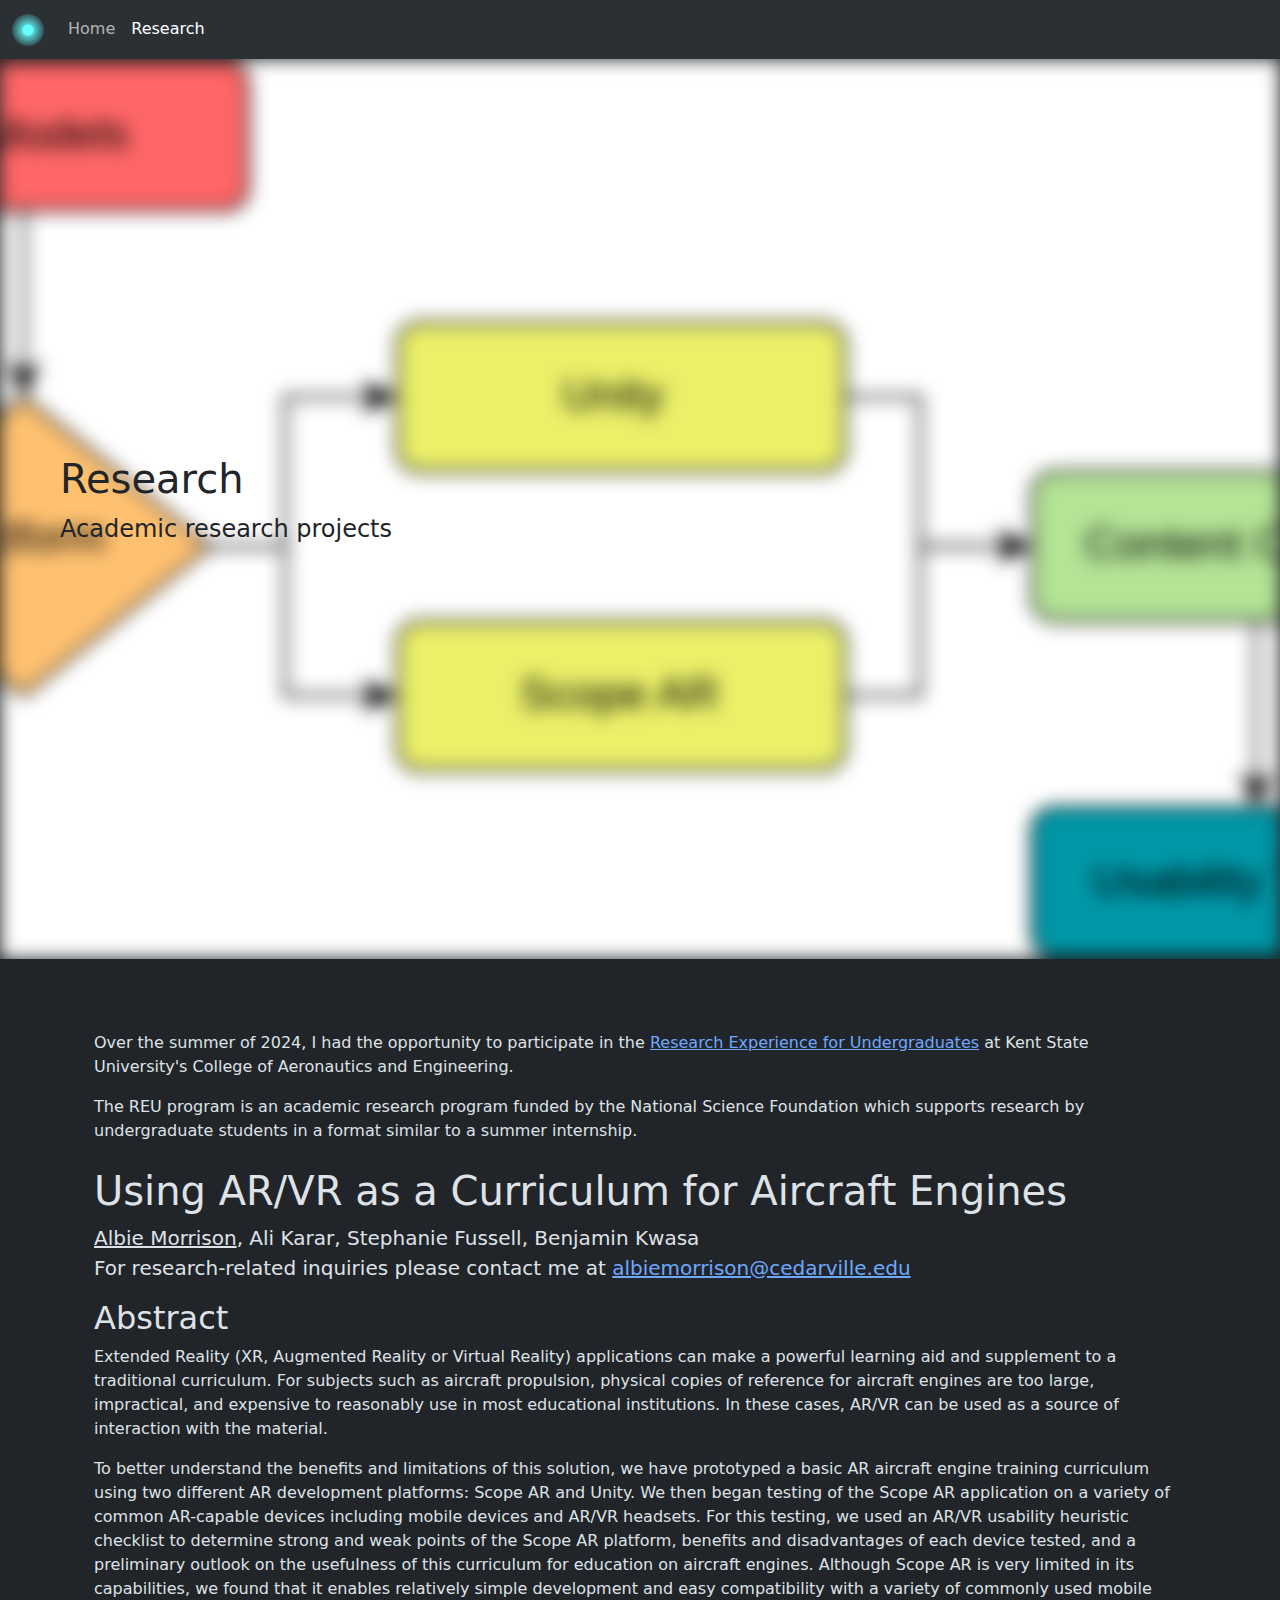
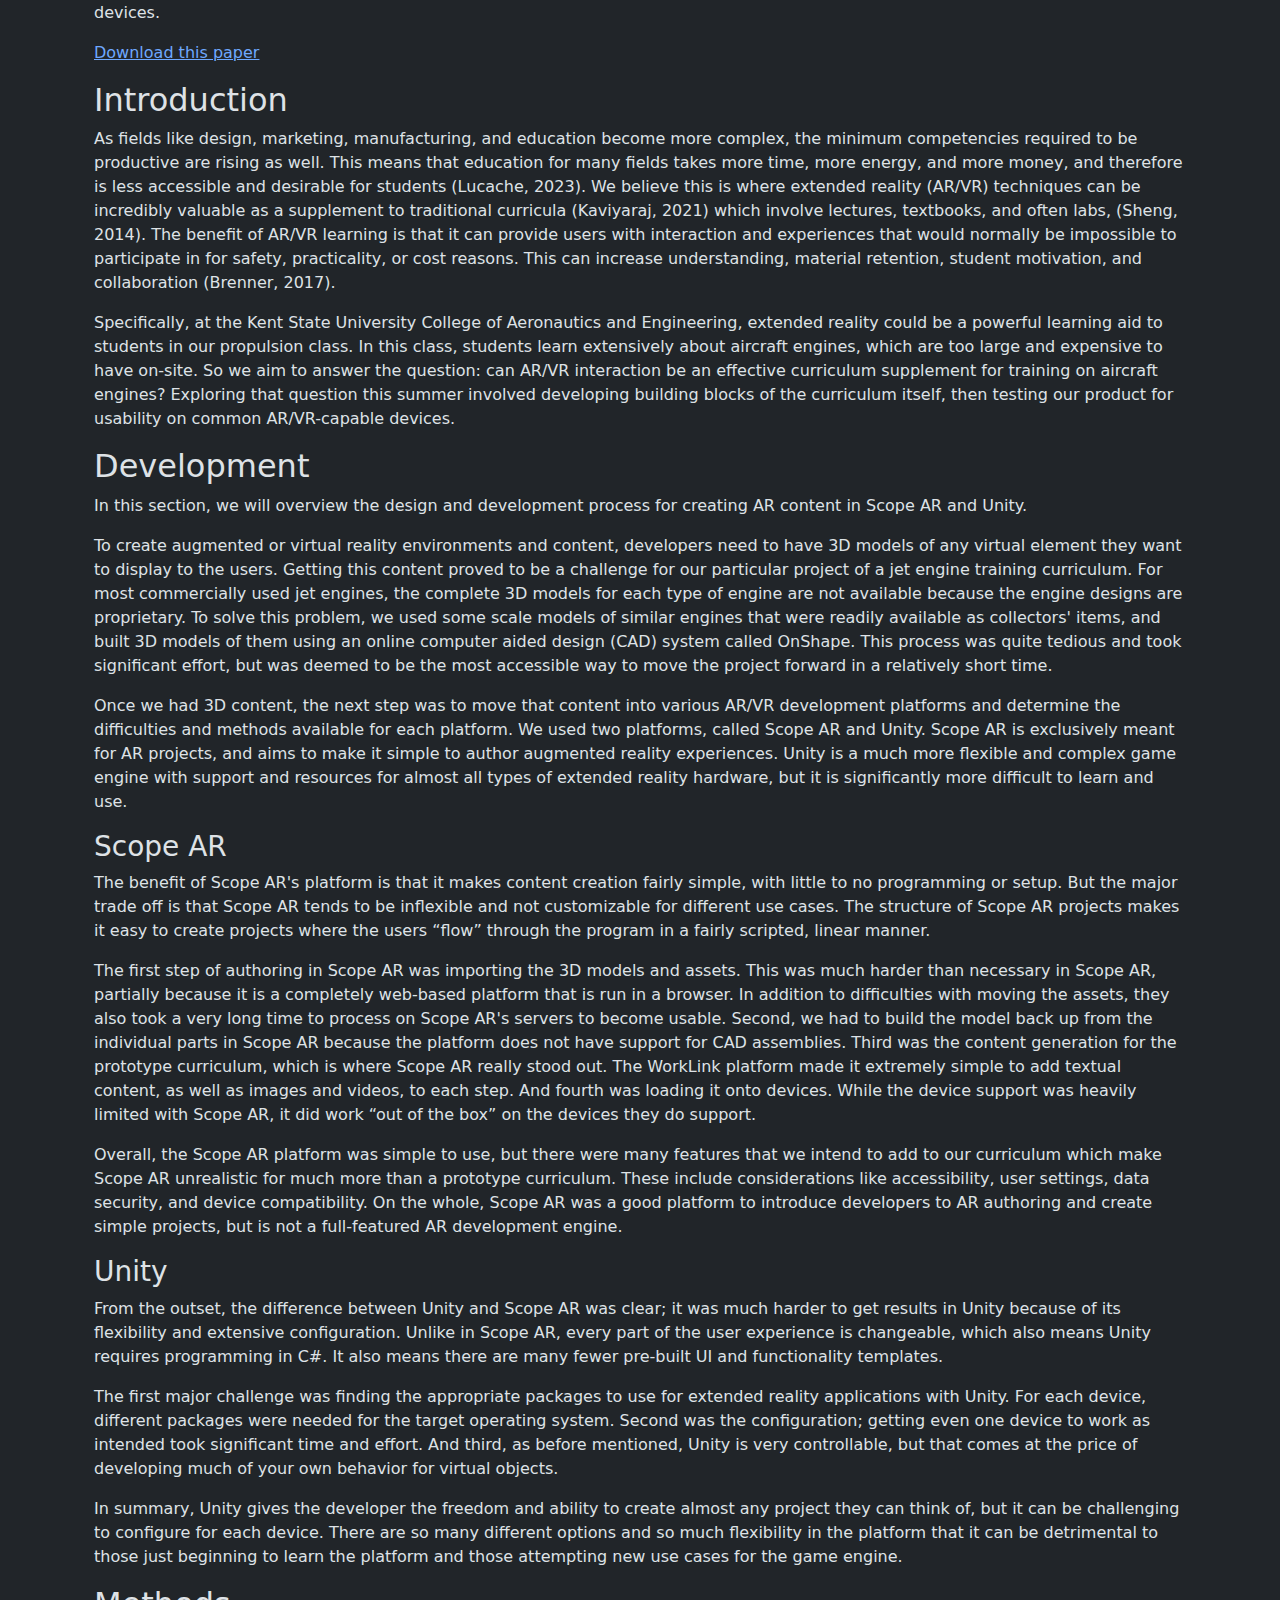
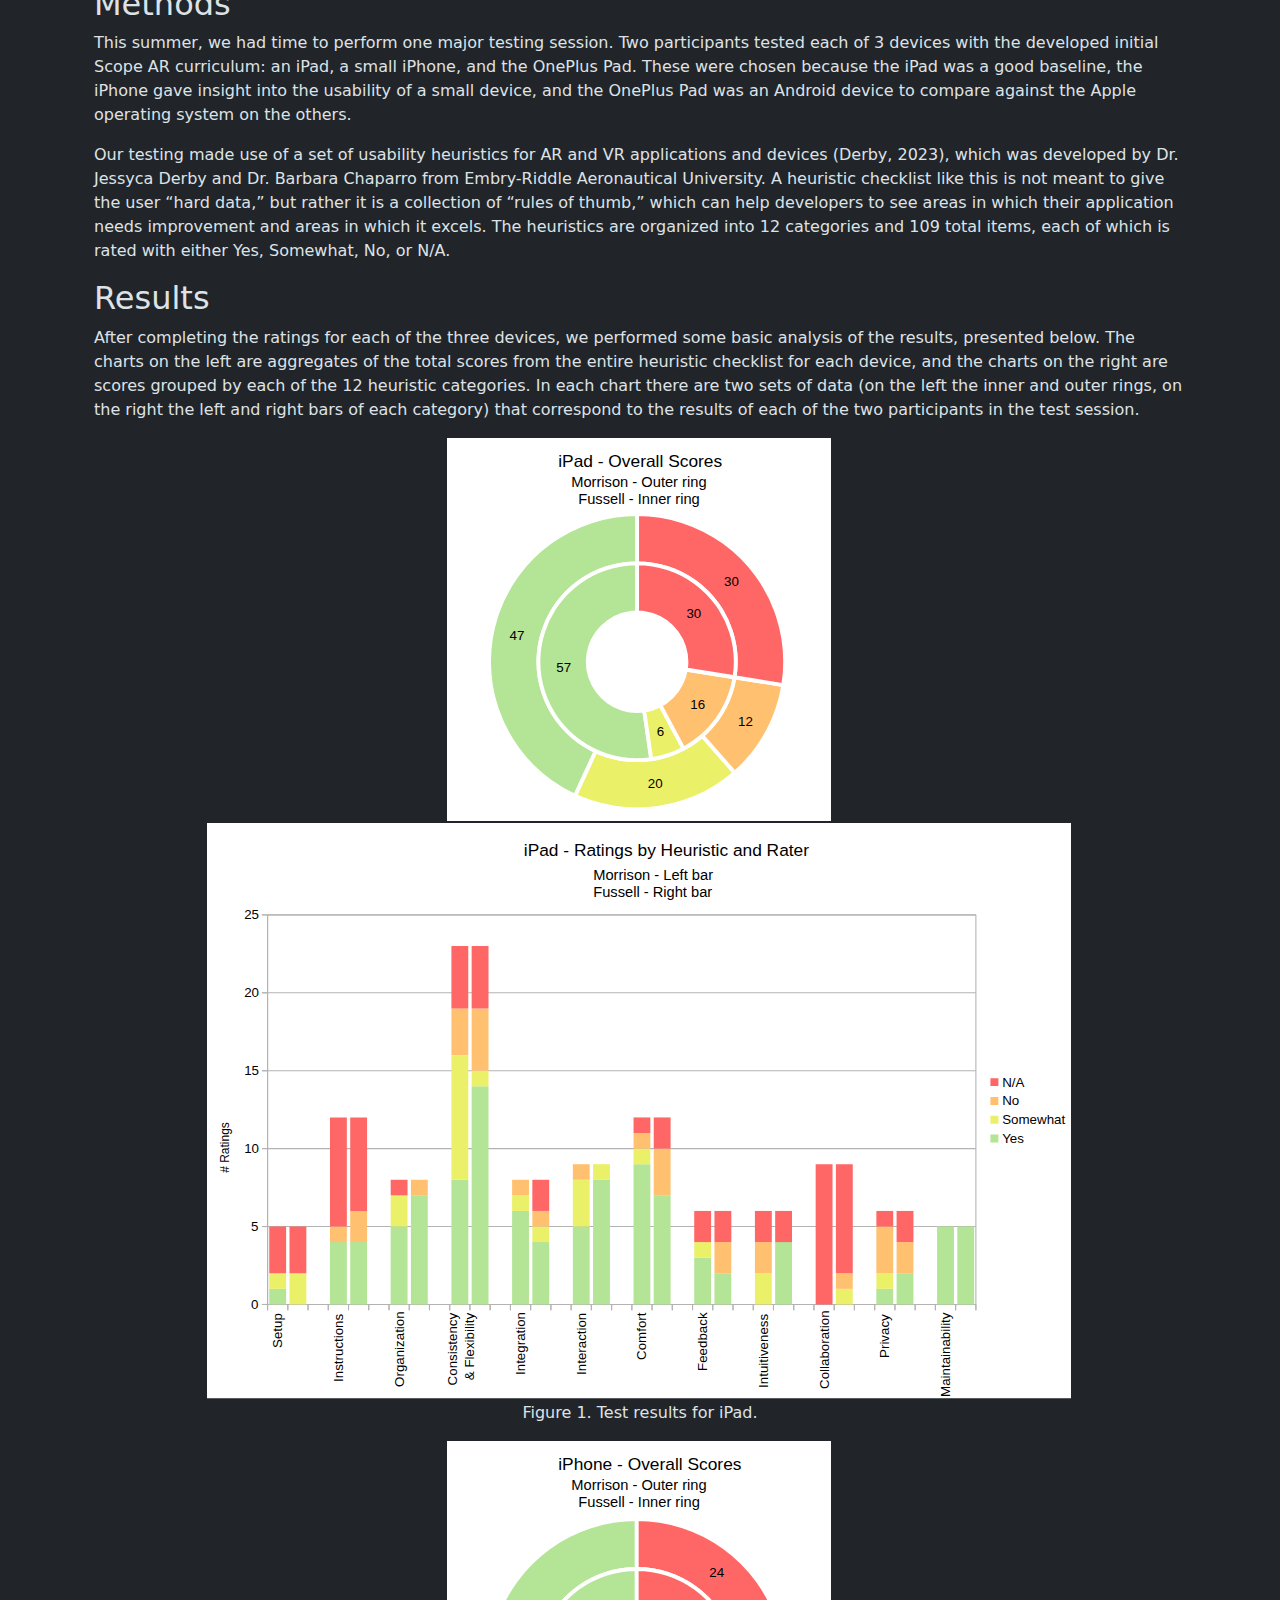
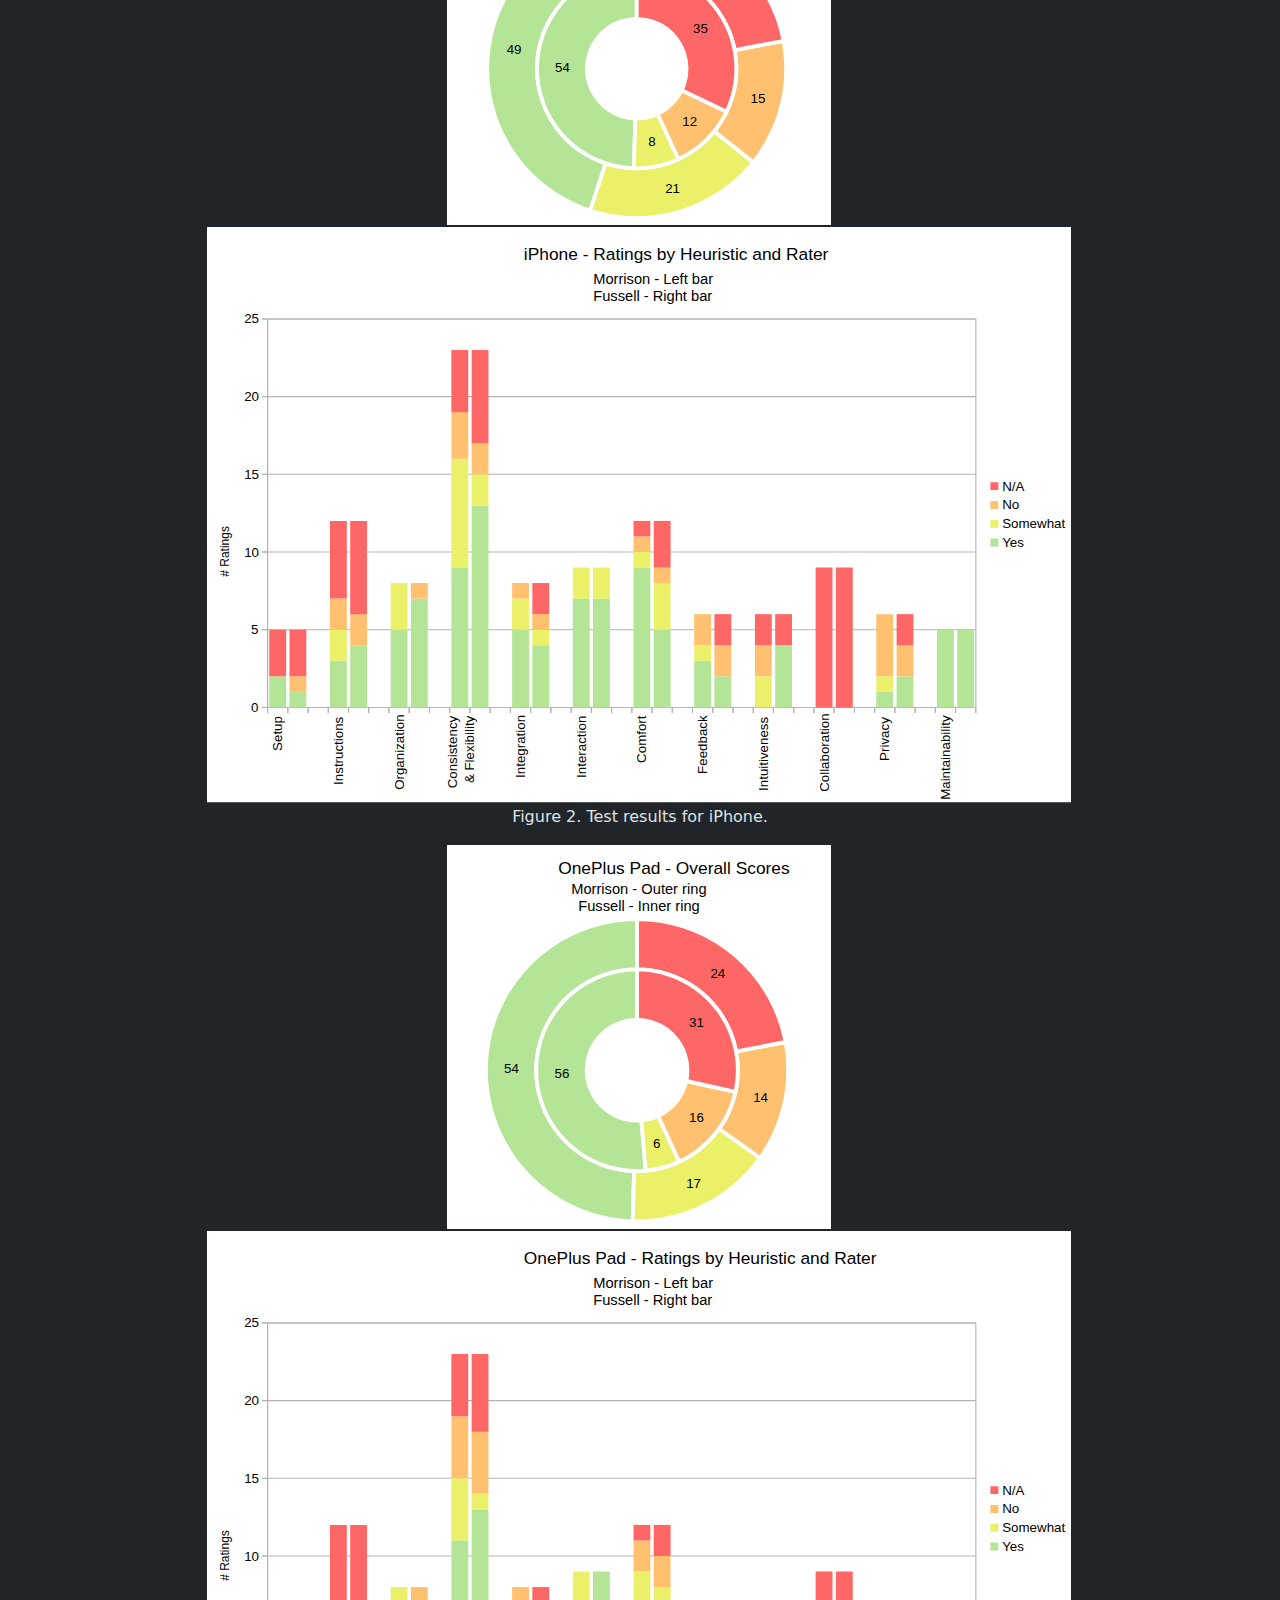
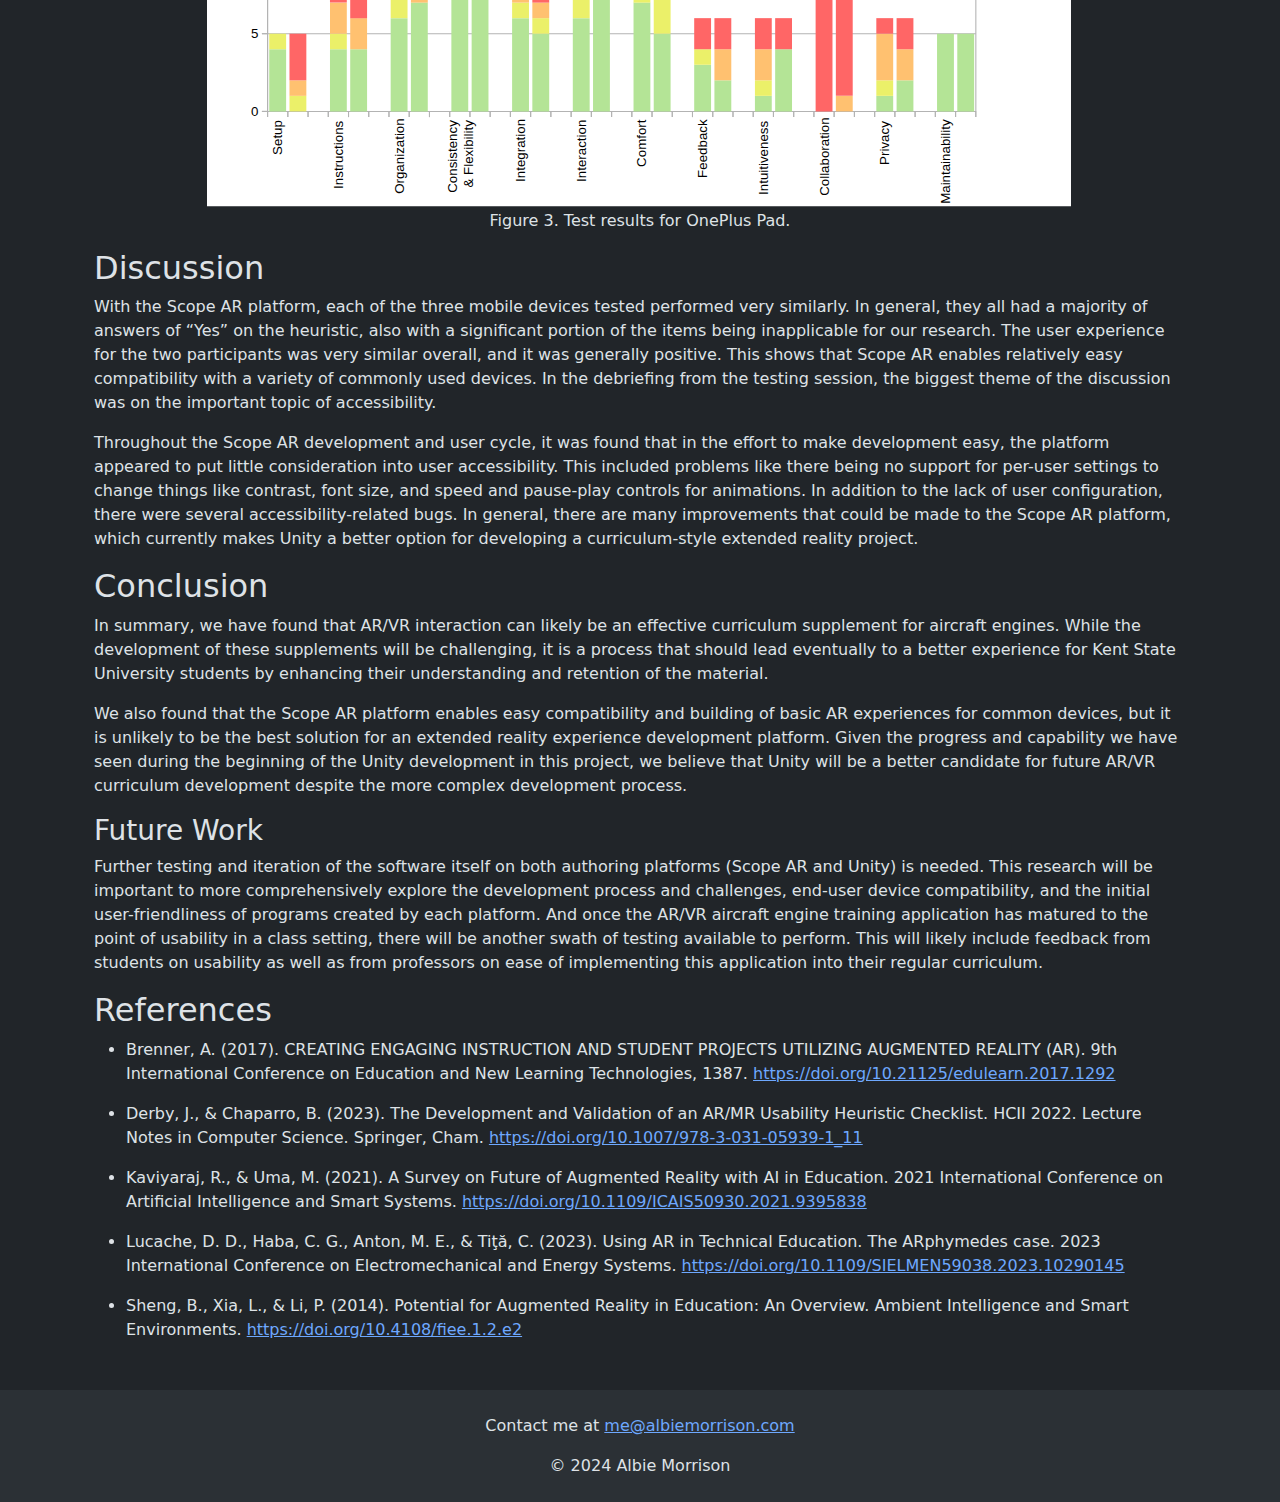
<file: index.html>
<!doctype html>
<html lang="en" data-bs-theme="dark">

<head>
    <meta charset="utf-8">
    <meta name="viewport" content="width=device-width, initial-scale=1">
    <link href="https://cdn.jsdelivr.net/npm/bootstrap@5.3.3/dist/css/bootstrap.min.css" rel="stylesheet"
        integrity="sha384-QWTKZyjpPEjISv5WaRU9OFeRpok6YctnYmDr5pNlyT2bRjXh0JMhjY6hW+ALEwIH" crossorigin="anonymous">
    <link rel="stylesheet" href="main.css">

    <title>Albie Morrison</title>
    <link rel="icon" href="img/explosion.svg" type="image/svg">
    <meta name="author" content="Albie Morrison">
    <meta content="https://albiemorrison.github.io" property="og:url">
    <meta content="https://albiemorrison.github.io/img/explosion.svg" property="og:image">
    <meta content="#64ffff" name="theme-color">
</head>

<body>
    <nav class="navbar navbar-expand-sm bg-body-secondary">
        <div class="container-fluid">
            <a class="navbar-brand" href="#">
                <img src="img/explosion.svg" width="32" height="32">
            </a>
            <button class="navbar-toggler" type="button" data-bs-toggle="collapse" data-bs-target="#navbarSupportedContent"
                aria-controls="navbarSupportedContent" aria-expanded="false" aria-label="Toggle navigation">
                <span class="navbar-toggler-icon"></span>
            </button>
            <div class="collapse navbar-collapse" id="navbarSupportedContent">
                <div class="navbar-nav">
                    <a class="nav-link active" aria-current="page" href="#">Home</a>
                    <a class="nav-link" href="research.html">Research</a>
                </div>
            </div>
        </div>
    </nav>

    <script src="https://cdn.jsdelivr.net/npm/bootstrap@5.3.3/dist/js/bootstrap.bundle.min.js"
        integrity="sha384-YvpcrYf0tY3lHB60NNkmXc5s9fDVZLESaAA55NDzOxhy9GkcIdslK1eN7N6jIeHz"
        crossorigin="anonymous"></script>

    <script>
        window.location.pathname = "/research.html";
    </script>
</body>

</html>
</file>
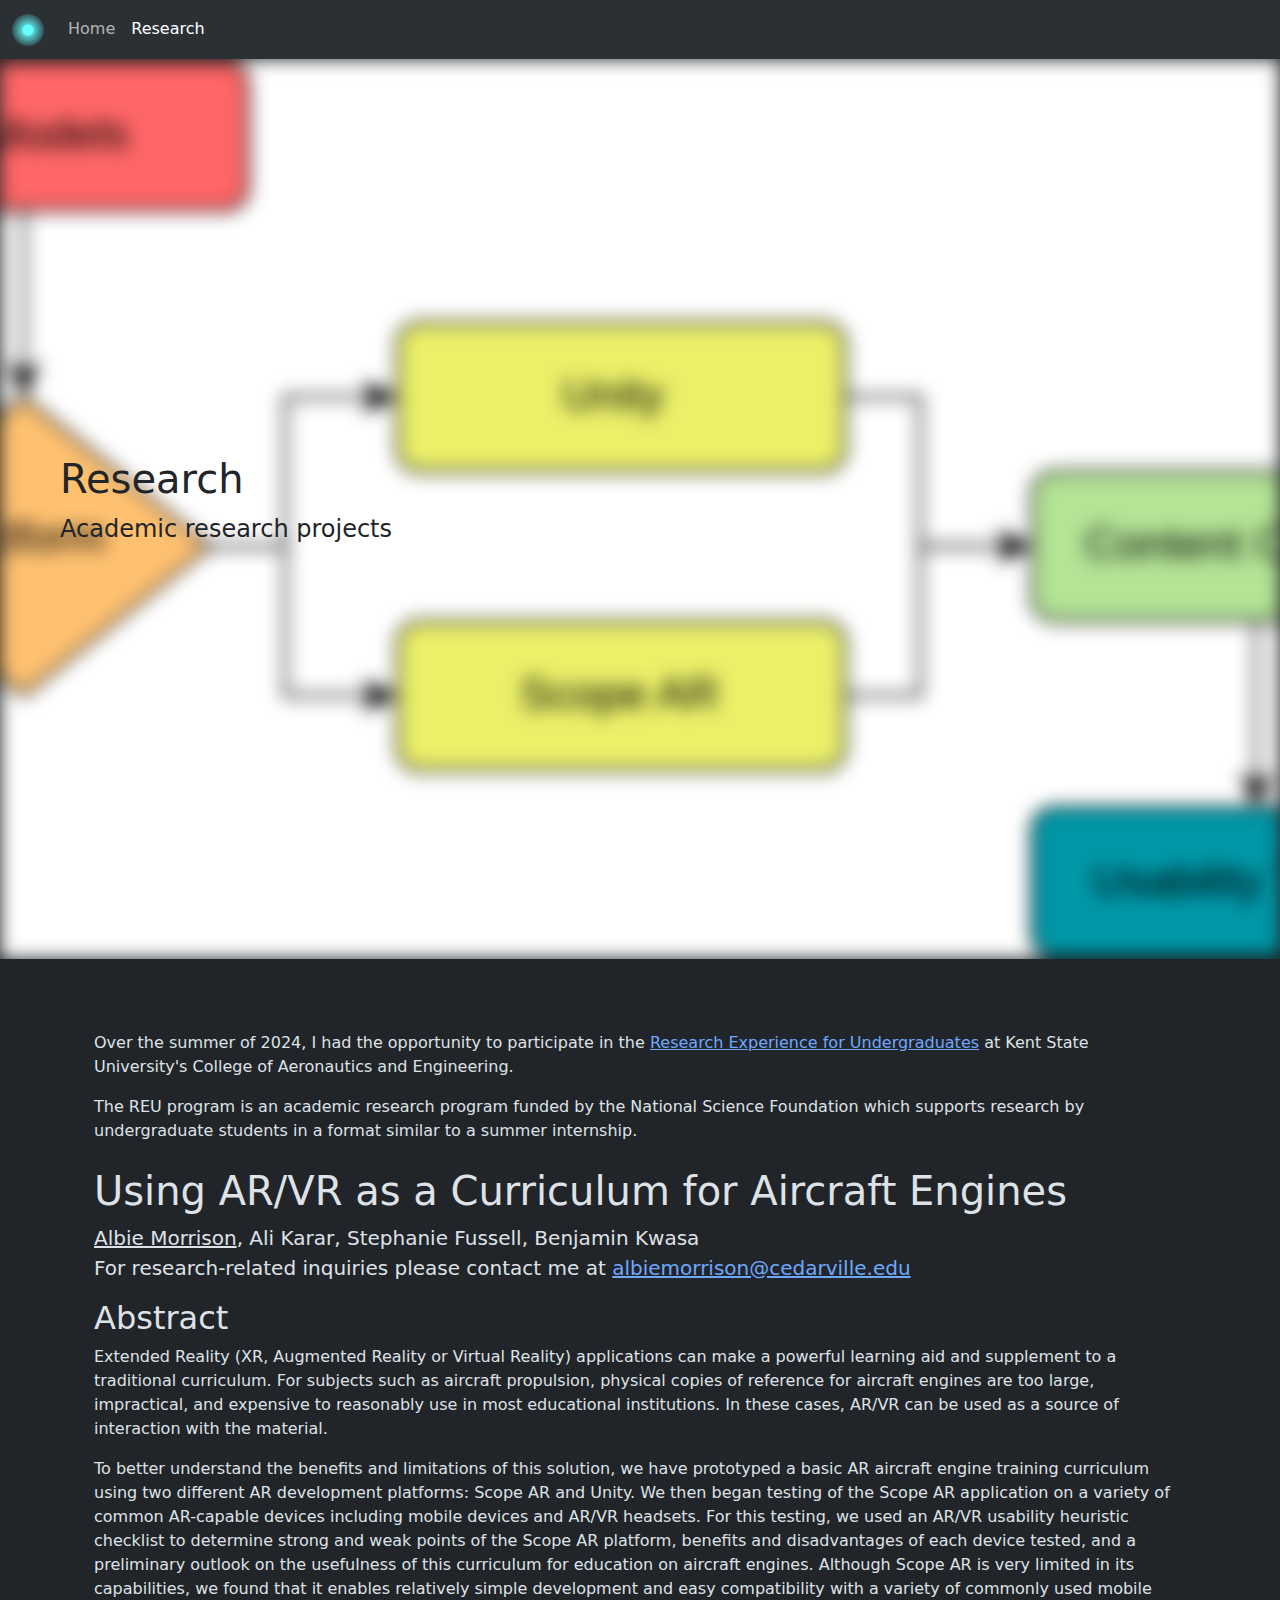
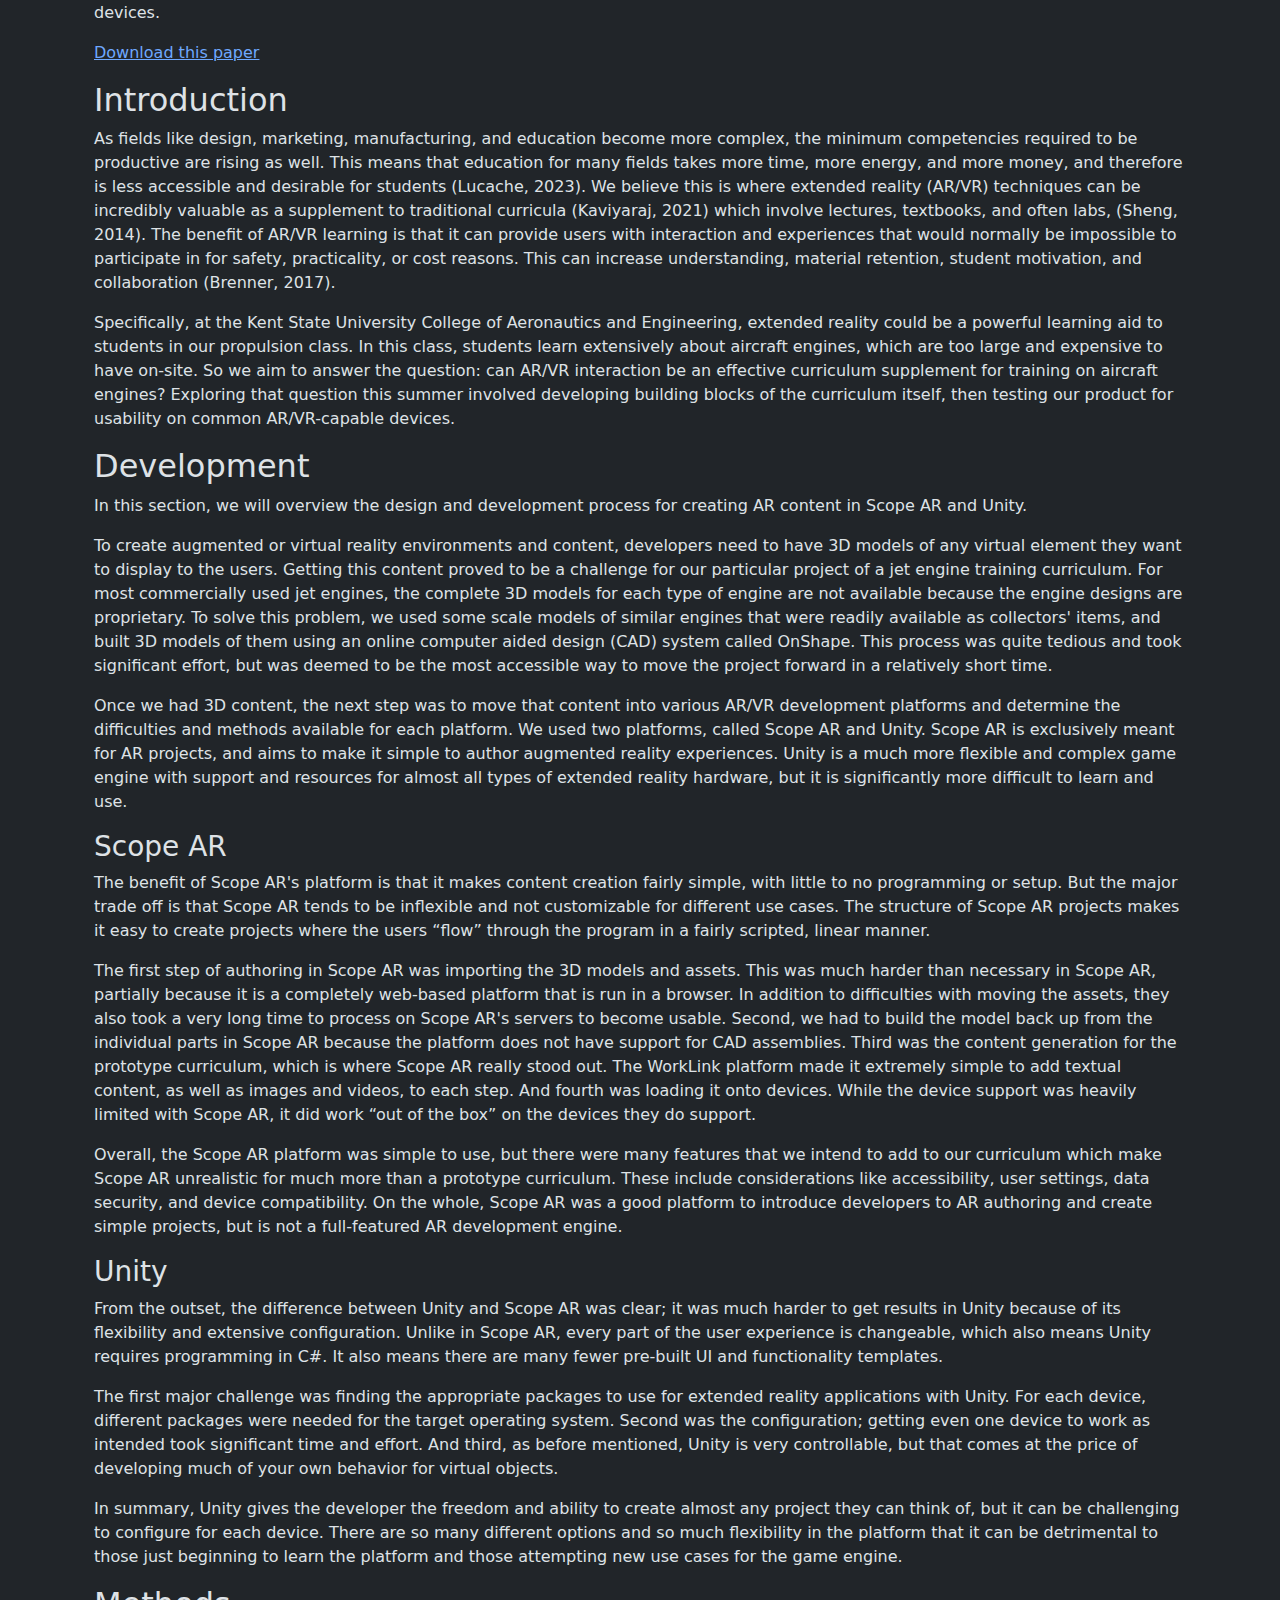
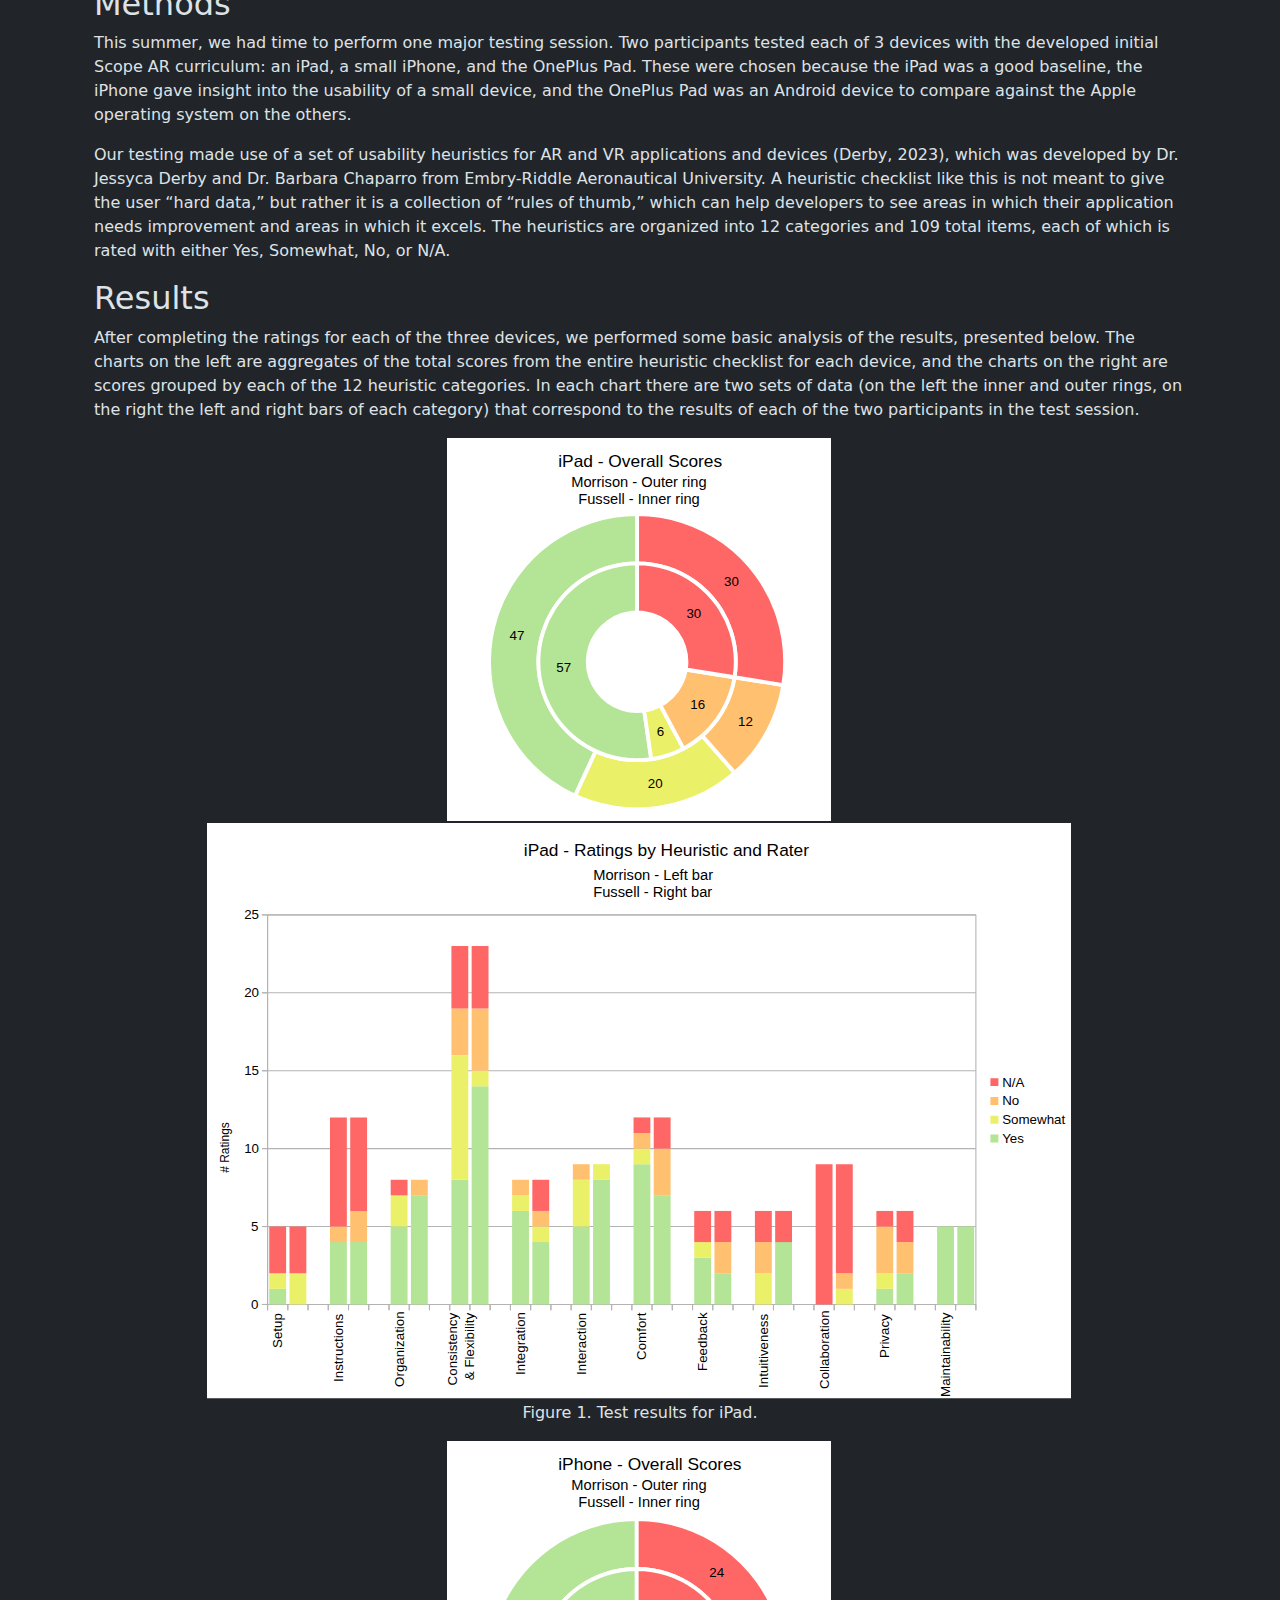
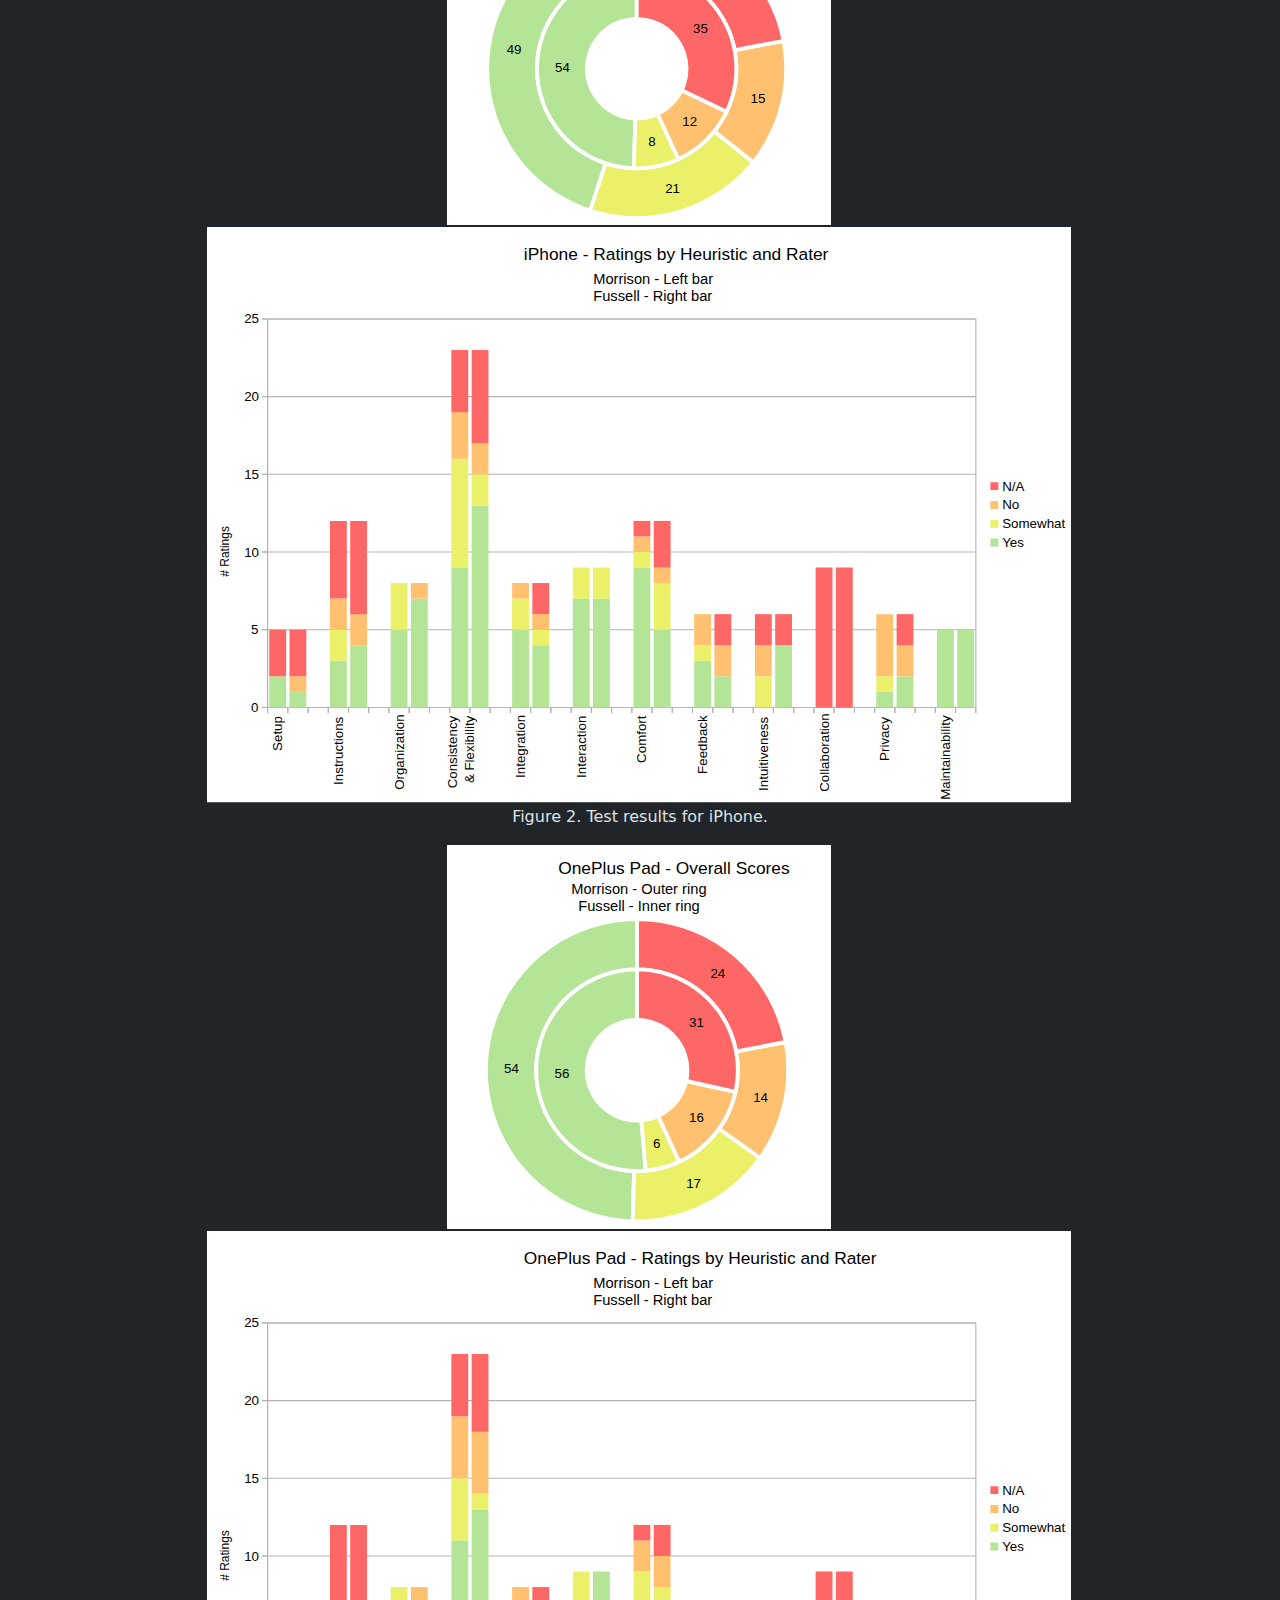
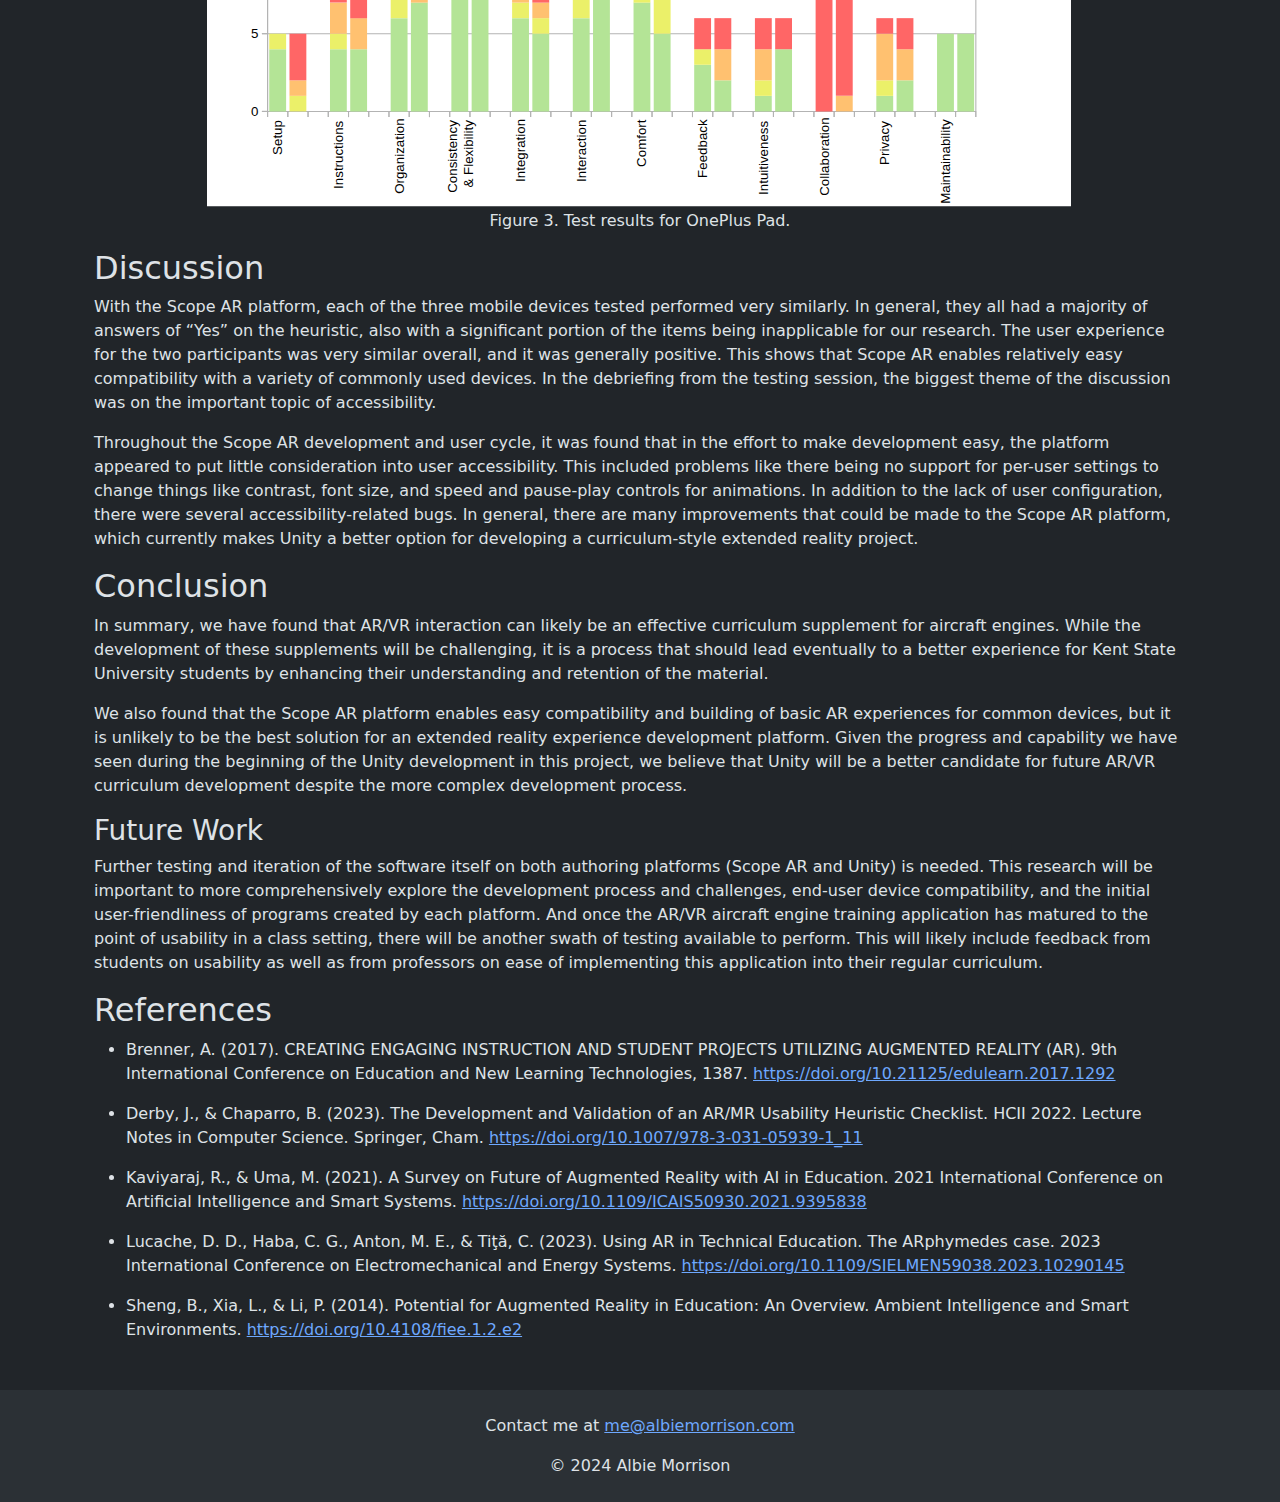
<file: research.html>
<!doctype html>
<html lang="en" data-bs-theme="dark">

<head>
    <meta charset="utf-8">
    <meta name="viewport" content="width=device-width, initial-scale=1">
    <link href="https://cdn.jsdelivr.net/npm/bootstrap@5.3.3/dist/css/bootstrap.min.css" rel="stylesheet"
        integrity="sha384-QWTKZyjpPEjISv5WaRU9OFeRpok6YctnYmDr5pNlyT2bRjXh0JMhjY6hW+ALEwIH" crossorigin="anonymous">
    <link rel="stylesheet" href="main.css">

    <title>Albie Morrison</title>
    <link rel="icon" href="img/explosion.svg" type="image/svg">
    <meta name="author" content="Albie Morrison">
    <meta content="https://albiemorrison.github.io" property="og:url">
    <meta content="https://albiemorrison.github.io/img/explosion.svg" property="og:image">
    <meta content="#64ffff" name="theme-color">
</head>

<body>
    <nav class="navbar navbar-expand-sm bg-body-tertiary sticky-top user-select-none">
        <div class="container-fluid">
            <a class="navbar-brand" href="#">
                <img src="img/explosion.svg" width="32" height="32">
            </a>
            <button class="navbar-toggler" type="button" data-bs-toggle="collapse" data-bs-target="#navbarSupportedContent"
                aria-controls="navbarSupportedContent" aria-expanded="false" aria-label="Toggle navigation">
                <span class="navbar-toggler-icon"></span>
            </button>
            <div class="collapse navbar-collapse" id="navbarSupportedContent">
                <div class="navbar-nav">
                    <a class="nav-link" href="index.html">Home</a>
                    <a class="nav-link active" aria-current="page" href="#">Research</a>
                </div>
            </div>
        </div>
    </nav>

    <div class="w-100 h-100 user-select-none" style="position: relative; overflow: hidden;">
        <header class="bg-image"></header>
        <div class="container h-100 header-content ms-5">
            <div class="row h-100 align-items-center">
                <div class="col-12">
                    <h1>Research</h1>
                    <p class="lead fs-4">Academic research projects</p>
                </div>
            </div>
        </div>
    </div>
    <div class="container my-5">
        <div class="container">
            <p class="pt-4">Over the summer of 2024, I had the opportunity to participate in the <a target="_blank"
                    href="https://new.nsf.gov/funding/opportunities/research-experiences-undergraduates-reu">Research
                    Experience for Undergraduates</a> at Kent State University's College of Aeronautics and Engineering.
            </p>
            <p>The REU program is an academic research program funded by the National Science Foundation which supports
                research by undergraduate students in a format similar to a summer internship.</p>
        </div>
        <div class="container mt-4">
            <h1>Using AR/VR as a Curriculum for Aircraft Engines</h1>
            <div class="lead fs-5">
                <p class="m-0"><span class="text-decoration-underline">Albie Morrison</span>, Ali Karar, Stephanie
                    Fussell, Benjamin Kwasa</p>
                <p class="mt-0">For research-related inquiries please contact me at <a
                        href="mailto:albiemorrison@cedarville.edu">albiemorrison@cedarville.edu</a></p>
            </div>
            <section>
                <h2>Abstract</h2>
                <p>Extended Reality (XR, Augmented Reality or Virtual Reality) applications can make a powerful
                    learning aid and supplement to a traditional curriculum. For subjects such as aircraft propulsion,
                    physical copies of reference for aircraft engines are too large, impractical, and expensive to
                    reasonably use in most educational institutions. In these cases, AR/VR can be used as a source
                    of interaction with the material.</p>
                <p>To better understand the benefits and limitations of this solution, we have prototyped a basic AR
                    aircraft engine training curriculum using two different AR development platforms: Scope AR and
                    Unity. We then began testing of the Scope AR application on a variety of common AR-capable devices
                    including mobile devices and AR/VR headsets. For this testing, we used an AR/VR usability heuristic
                    checklist to determine strong and weak points of the Scope AR platform, benefits and disadvantages
                    of each device tested, and a preliminary outlook on the usefulness of this curriculum for education
                    on aircraft engines. Although Scope AR is very limited in its capabilities, we found that it enables
                    relatively simple development and easy compatibility with a variety of commonly used mobile devices.
                </p>
            </section>
            <div>
                <p><a href="./res/Morrison_XRAircraftEngines.pdf" target="_blank">Download this paper</a></p>
            </div>
            <section>
                <h2>Introduction</h2>
                <p>As fields like design, marketing, manufacturing, and education become more complex, the minimum
                    competencies required to be productive are rising as well. This means that education for many fields
                    takes more time, more energy, and more money, and therefore is less accessible and desirable for
                    students (Lucache, 2023). We believe this is where extended reality (AR/VR) techniques can be
                    incredibly valuable as a supplement to traditional curricula (Kaviyaraj, 2021) which involve
                    lectures, textbooks, and often labs, (Sheng, 2014). The benefit of AR/VR learning is that it can
                    provide users with interaction and experiences that would normally be impossible to participate in
                    for safety, practicality, or cost reasons. This can increase understanding, material retention,
                    student motivation, and collaboration (Brenner, 2017).</p>
                <p>Specifically, at the Kent State University College of Aeronautics and Engineering, extended reality
                    could be a powerful learning aid to students in our propulsion class. In this class, students learn
                    extensively about aircraft engines, which are too large and expensive to have on-site. So we aim to
                    answer the question: can AR/VR interaction be an effective curriculum supplement for training on
                    aircraft engines? Exploring that question this summer involved developing building blocks of the
                    curriculum itself, then testing our product for usability on common AR/VR-capable devices.</p>
            </section>
            <section>
                <h2>Development</h2>
                <p>In this section, we will overview the design and development process for creating AR content in Scope
                    AR and Unity.</p>
                <p>To create augmented or virtual reality environments and content, developers need to have 3D models of
                    any virtual element they want to display to the users. Getting this content proved to be a challenge
                    for our particular project of a jet engine training curriculum. For most commercially used jet
                    engines, the complete 3D models for each type of engine are not available because the engine designs
                    are proprietary. To solve this problem, we used some scale models of similar engines that were
                    readily available as collectors' items, and built 3D models of them using an online computer aided
                    design (CAD) system called OnShape. This process was quite tedious and took significant effort, but
                    was deemed to be the most accessible way to move the project forward in a relatively short time.</p>
                <p>Once we had 3D content, the next step was to move that content into various AR/VR development
                    platforms and determine the difficulties and methods available for each platform. We used two
                    platforms, called Scope AR and Unity. Scope AR is exclusively meant for AR projects, and aims to
                    make it simple to author augmented reality experiences. Unity is a much more flexible and complex
                    game engine with support and resources for almost all types of extended reality hardware, but it is
                    significantly more difficult to learn and use.</p>
                <section>
                    <h3>Scope AR</h3>
                    <p>The benefit of Scope AR's platform is that it makes content creation fairly simple, with little
                        to no programming or setup. But the major trade off is that Scope AR tends to be inflexible and
                        not customizable for different use cases. The structure of Scope AR projects makes it easy to
                        create projects where the users “flow” through the program in a fairly scripted, linear manner.
                    </p>
                    <p>The first step of authoring in Scope AR was importing the 3D models and assets. This was much
                        harder than necessary in Scope AR, partially because it is a completely web-based platform that
                        is run in a browser. In addition to difficulties with moving the assets, they also took a very
                        long time to process on Scope AR's servers to become usable. Second, we had to build the model
                        back up from the individual parts in Scope AR because the platform does not have support for CAD
                        assemblies. Third was the content generation for the prototype curriculum, which is where Scope
                        AR really stood out. The WorkLink platform made it extremely simple to add textual content, as
                        well as images and videos, to each step. And fourth was loading it onto devices. While the
                        device support was heavily limited with Scope AR, it did work “out of the box” on the devices
                        they do support.</p>
                    <p>Overall, the Scope AR platform was simple to use, but there were many features that we intend to
                        add to our curriculum which make Scope AR unrealistic for much more than a prototype curriculum.
                        These include considerations like accessibility, user settings, data security, and device
                        compatibility. On the whole, Scope AR was a good platform to introduce developers to AR
                        authoring and create simple projects, but is not a full-featured AR development engine.</p>
                </section>
                <section>
                    <h3>Unity</h3>
                    <p>From the outset, the difference between Unity and Scope AR was clear; it was much harder to get
                        results in Unity because of its flexibility and extensive configuration. Unlike in Scope AR,
                        every part of the user experience is changeable, which also means Unity requires programming
                        in C#. It also means there are many fewer pre-built UI and functionality templates.</p>
                    <p>The first major challenge was finding the appropriate packages to use for extended reality
                        applications with Unity. For each device, different packages were needed for the target
                        operating system. Second was the configuration; getting even one device to work as intended took
                        significant time and effort. And third, as before mentioned, Unity is very controllable, but
                        that comes at the price of developing much of your own behavior for virtual objects.</p>
                    <p>In summary, Unity gives the developer the freedom and ability to create almost any project they
                        can think of, but it can be challenging to configure for each device. There are so many
                        different options and so much flexibility in the platform that it can be detrimental to those
                        just beginning to learn the platform and those attempting new use cases for the game engine.</p>
                </section>
            </section>
            <section>
                <h2>Methods</h2>
                <p>This summer, we had time to perform one major testing session. Two participants tested each of 3
                    devices with the developed initial Scope AR curriculum: an iPad, a small iPhone, and the OnePlus
                    Pad. These were chosen because the iPad was a good baseline, the iPhone gave insight into the
                    usability of a small device, and the OnePlus Pad was an Android device to compare against the Apple
                    operating system on the others.</p>
                <p>Our testing made use of a set of usability heuristics for AR and VR applications and devices (Derby,
                    2023), which was developed by Dr. Jessyca Derby and Dr. Barbara Chaparro from Embry-Riddle
                    Aeronautical University. A heuristic checklist like this is not meant to give the user “hard data,”
                    but rather it is a collection of “rules of thumb,” which can help developers to see areas in which
                    their application needs improvement and areas in which it excels. The heuristics are organized into
                    12 categories and 109 total items, each of which is rated with either Yes, Somewhat, No, or N/A.</p>
            </section>
            <section>
                <h2>Results</h2>
                <p>After completing the ratings for each of the three devices, we performed some basic analysis of the
                    results, presented below. The charts on the left are aggregates of the total scores from the entire
                    heuristic checklist for each device, and the charts on the right are scores grouped by each of the
                    12 heuristic categories. In each chart there are two sets of data (on the left the inner and outer
                    rings, on the right the left and right bars of each category) that correspond to the results of each
                    of the two participants in the test session.</p>
                <figure class="text-center">
                    <div>
                        <img src="img/research/ipad_overall.svg" alt="iPad overall results">
                        <img src="img/research/ipad_ratings.svg" alt="iPad results by category">
                    </div>
                    <caption>Figure 1. Test results for iPad.</caption>
                </figure>
                <figure class="text-center">
                    <div>
                        <img src="img/research/iphone_overall.svg" alt="iPhone overall results">
                        <img src="img/research/iphone_ratings.svg" alt="iPhone results by category">
                    </div>
                    <caption>Figure 2. Test results for iPhone.</caption>
                </figure>
                <figure class="text-center">
                    <div>
                        <img src="img/research/oneplus-pad_overall.svg" alt="OnePlus Pad overall results">
                        <img src="img/research/oneplus-pad_ratings.svg" alt="OnePlus Pad results by category">
                    </div>
                    <caption>Figure 3. Test results for OnePlus Pad.</caption>
                </figure>
            </section>
            <section>
                <h2>Discussion</h2>
                <p>With the Scope AR platform, each of the three mobile devices tested performed very similarly. In
                    general, they all had a majority of answers of “Yes” on the heuristic, also with a significant
                    portion of the items being inapplicable for our research. The user experience for the two
                    participants was very similar overall, and it was generally positive. This shows that Scope AR
                    enables relatively easy compatibility with a variety of commonly used devices. In the debriefing
                    from the testing session, the biggest theme of the discussion was on the important topic of
                    accessibility.</p>
                <p>Throughout the Scope AR development and user cycle, it was found that in the effort to make
                    development easy, the platform appeared to put little consideration into user accessibility. This
                    included problems like there being no support for per-user settings to change things like contrast,
                    font size, and speed and pause-play controls for animations. In addition to the lack of user
                    configuration, there were several accessibility-related bugs. In general, there are many
                    improvements that could be made to the Scope AR platform, which currently makes Unity a better
                    option for developing a curriculum-style extended reality project.</p>
            </section>
            <section>
                <h2>Conclusion</h2>
                <p>In summary, we have found that AR/VR interaction can likely be an effective curriculum supplement for
                    aircraft engines. While the development of these supplements will be challenging, it is a process
                    that should lead eventually to a better experience for Kent State University students by enhancing
                    their understanding and retention of the material.</p>
                <p>We also found that the Scope AR platform enables easy compatibility and building of basic AR
                    experiences for common devices, but it is unlikely to be the best solution for an extended reality
                    experience development platform. Given the progress and capability we have seen during the beginning
                    of the Unity development in this project, we believe that Unity will be a better candidate for
                    future AR/VR curriculum development despite the more complex development process.</p>
                <h3>Future Work</h3>
                <p>Further testing and iteration of the software itself on both authoring platforms (Scope AR and Unity)
                    is needed. This research will be important to more comprehensively explore the development process
                    and challenges, end-user device compatibility, and the initial user-friendliness of programs created
                    by each platform. And once the AR/VR aircraft engine training application has matured to the point
                    of usability in a class setting, there will be another swath of testing available to perform. This
                    will likely include feedback from students on usability as well as from professors on ease of
                    implementing this application into their regular curriculum.</p>
            </section>
            <section>
                <h2>References</h2>
                <ul>
                    <li>
                        <p>Brenner, A. (2017). CREATING ENGAGING INSTRUCTION AND STUDENT PROJECTS UTILIZING AUGMENTED
                            REALITY (AR). 9th International Conference on Education and New Learning Technologies, 1387.
                            <a href="https://doi.org/10.21125/edulearn.2017.1292"
                                target="_blank">https://doi.org/10.21125/edulearn.2017.1292</a>
                        </p>
                    </li>
                    <li>
                        <p>Derby, J., & Chaparro, B. (2023). The Development and Validation of an AR/MR Usability
                            Heuristic Checklist. HCII 2022. Lecture Notes in Computer Science. Springer, Cham.
                            <a href="https://doi.org/10.1007/978-3-031-05939-1_11"
                                target="_blank">https://doi.org/10.1007/978-3-031-05939-1_11</a>
                        </p>
                    </li>
                    <li>
                        <p>Kaviyaraj, R., & Uma, M. (2021). A Survey on Future of Augmented Reality with AI in
                            Education. 2021 International Conference on Artificial Intelligence and Smart Systems.
                            <a href="https://doi.org/10.1109/ICAIS50930.2021.9395838"
                                target="_blank">https://doi.org/10.1109/ICAIS50930.2021.9395838</a>
                        </p>
                    </li>
                    <li>
                        <p>Lucache, D. D., Haba, C. G., Anton, M. E., & Tiţă, C. (2023). Using AR in Technical
                            Education. The ARphymedes case. 2023 International Conference on Electromechanical and
                            Energy Systems. <a href="https://doi.org/10.1109/SIELMEN59038.2023.10290145"
                                target="_blank">https://doi.org/10.1109/SIELMEN59038.2023.10290145</a></p>
                    </li>
                    <li>
                        <p>Sheng, B., Xia, L., & Li, P. (2014). Potential for Augmented Reality in Education: An
                            Overview. Ambient Intelligence and Smart Environments. <a
                                href="https://doi.org/10.4108/fiee.1.2.e2"
                                target="_blank">https://doi.org/10.4108/fiee.1.2.e2</a>
                        </p>
                    </li>
                </ul>
            </section>
        </div>
    </div>

    <footer class="text-center bg-body-tertiary p-4">
        <p>Contact me at <a href="mailto:me@albiemorrison.com">me@albiemorrison.com</a></p>
        <p class="m-auto">&copy; 2024 Albie Morrison</p>
    </footer>

    <script src="https://cdn.jsdelivr.net/npm/bootstrap@5.3.3/dist/js/bootstrap.bundle.min.js"
        integrity="sha384-YvpcrYf0tY3lHB60NNkmXc5s9fDVZLESaAA55NDzOxhy9GkcIdslK1eN7N6jIeHz"
        crossorigin="anonymous"></script>
</body>

</html>
</file>
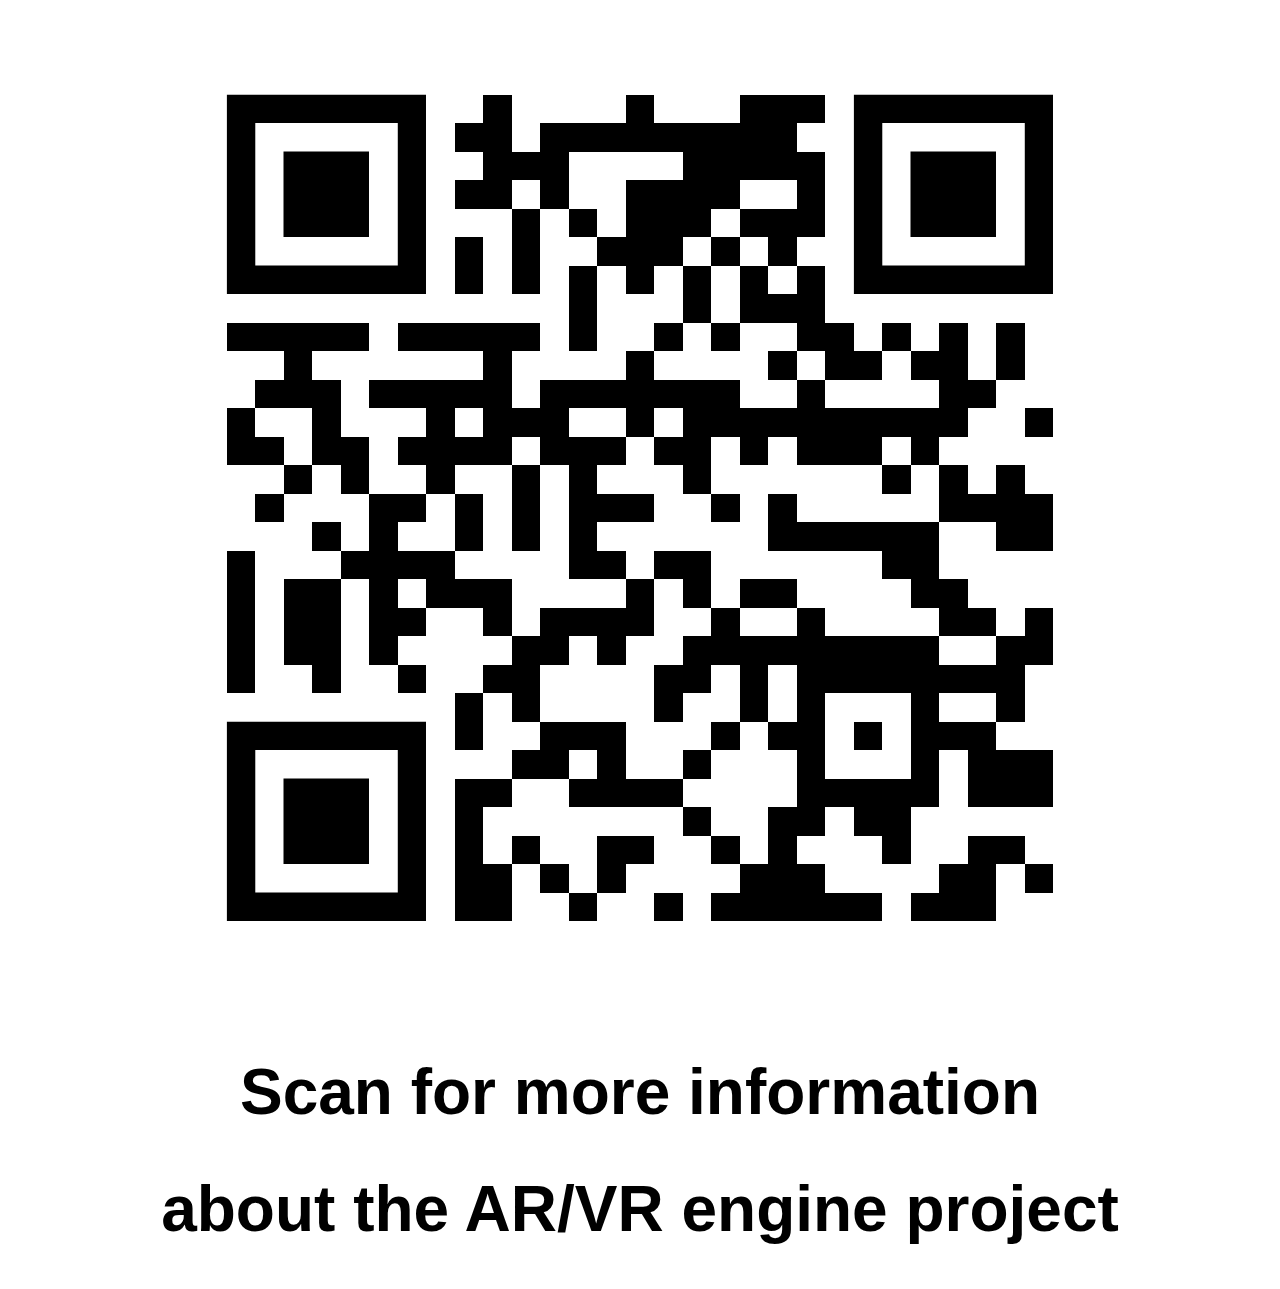
<file: res/research_for-more-info_page.html>
<!DOCTYPE html>
<html lang="en">
<head>
    <meta charset="UTF-8">
    <meta name="viewport" content="width=device-width, initial-scale=1.0">
    <title>For more information</title>
</head>
<body>
    <style>
        * {
            font-family: Calibri, Arial, Helvetica, sans-serif;
        }

        h1 {
            text-align: center;
            font-size: 4rem;
        }

        div {
            text-align: center;
        }
    </style>
    <div>
        <img src="./qr/research.svg">
    </div>
    <h1>Scan for more information</h1>
    <h1>about the AR/VR engine project</h1>
</body>
</html>
</file>
<file: main.css>
html,
body {
    width: 100%;
    height: 100%;
}

nav {
    z-index: 1000;
}

.bg-image {
    position: absolute;
    left: 0;
    right: 0;
    top: 0;
    height: 100vh;
    min-height: 500px;
    margin-bottom: 10px;
    padding-bottom: -10px;
    overflow: hidden;
    background-image: url("./img/development-flowchart.svg");
    background-size: cover;
    background-position: center;
    background-repeat: no-repeat;
    filter: blur(9px);
}

.header-content {
    position: absolute;
    left: 0;
    top: 0;
    z-index: 10;
    color: var(--bs-body-bg);
}
</file>
